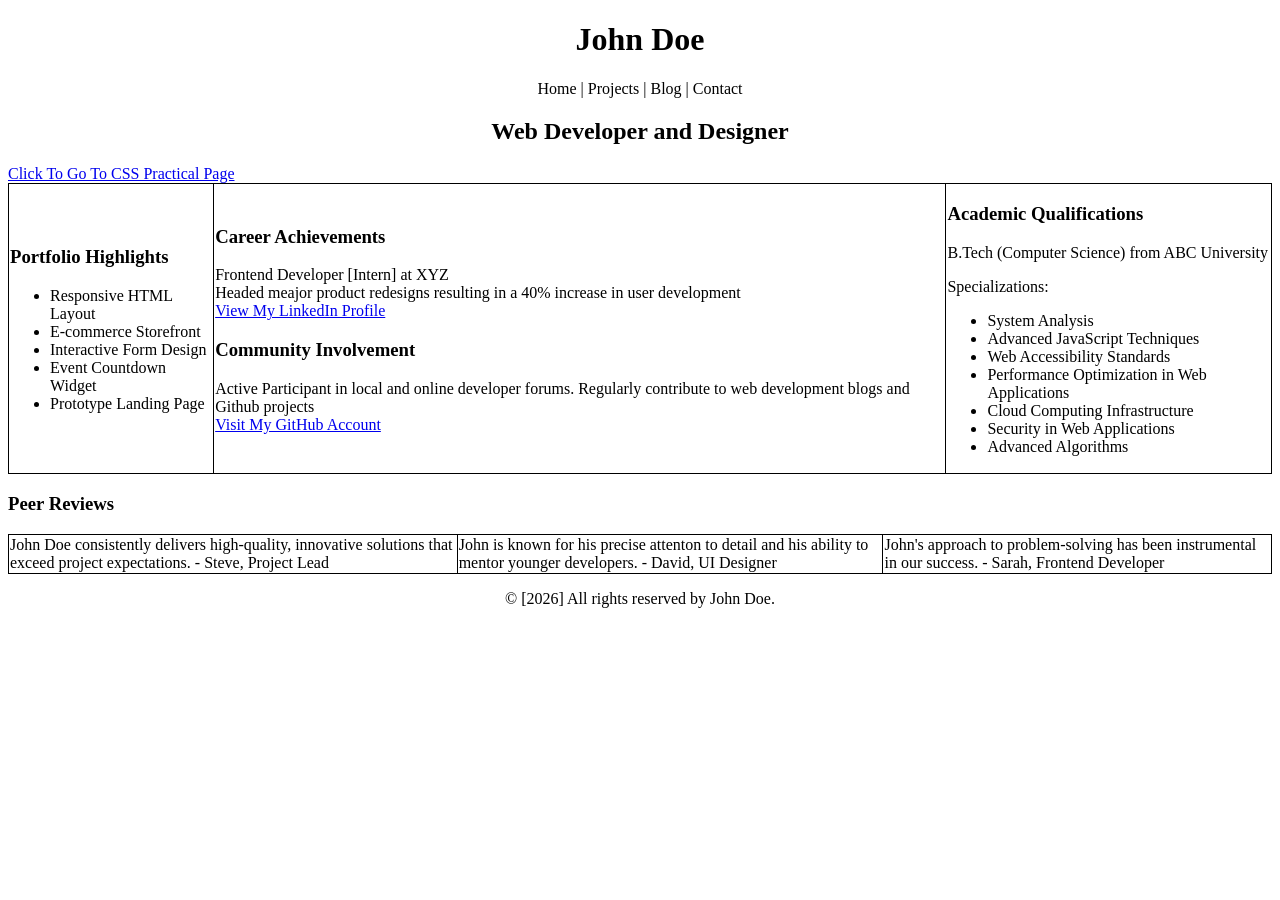
<file: index.html>
<!DOCTYPE html>
<html lang="en">
<head>
    <meta charset="UTF-8">
    <meta name="viewport" content="width=device-width, initial-scale=1.0">
    <title>Portfolio of John Doe</title>

    <style>
        table,td {
            border: 1px solid black;
            border-collapse: collapse;
        }
    </style>
</head>
<body>
    <header>
        <h1 style="text-align: center;">John Doe</h1>
        <p style="text-align: center;">Home | Projects | Blog | Contact</p>
    </header>

    <h2 style="text-align: center;">Web Developer and Designer</h2>
    <a href="/csspractical.html" target="_blank">Click To Go To CSS Practical Page</a>
    
    <table width="100%">
        <tr>
            <td>
                <h3>Portfolio Highlights</h3>
                <ul>
                    <li>Responsive HTML Layout</li>
                    <li>E-commerce Storefront</li>
                    <li>Interactive Form Design</li>
                    <li>Event Countdown Widget</li>
                    <li>Prototype Landing Page</li>
                </ul>
            </td>

            <td>
                <h3>Career Achievements</h3>
                <p>
                    Frontend Developer [Intern] at XYZ <br> 
                    Headed meajor product redesigns resulting in a 40% increase in user development <br> 
                    <a href="https://techmasteryacademy.org/" target="_blank">View My LinkedIn Profile</a>
                </p>
                <h3>Community Involvement</h3>
                <p>
                    Active Participant in local and online developer forums. 
                    Regularly contribute to web development blogs and Github projects<br>
                    <a href="https://techmasteryacademy.org/" target="_blank">Visit My GitHub Account</a>
                </p>
            </td>

            <td>
                <h3>Academic Qualifications</h3>
                <p>B.Tech (Computer Science) from ABC University</p>

                <p>Specializations:</p>
                <ul>
                    <li>System Analysis</li>
                    <li>Advanced JavaScript Techniques</li>
                    <li>Web Accessibility Standards</li>
                    <li>Performance Optimization in Web Applications</li>
                    <li>Cloud Computing Infrastructure</li>
                    <li>Security in Web Applications</li>
                    <li>Advanced Algorithms</li>
                </ul>
            </td>
        </tr>
    </table>

    <h3>Peer Reviews</h3>

    <table>
        <tr>
            <td>
                John Doe consistently delivers high-quality, innovative solutions that exceed project expectations. - Steve, Project Lead
            </td>

            <td>
                John is known for his precise attenton to detail and his ability to mentor younger developers. - David, UI Designer
            </td>

            <td>
                John's approach to problem-solving has been instrumental in our success. - Sarah, Frontend Developer
            </td>
        </tr>
    </table>

    <p></p>

    <footer style="text-align: center;">
        &copy; [2026] All rights reserved by John Doe.
    </footer>
</body>
</html>
</file>
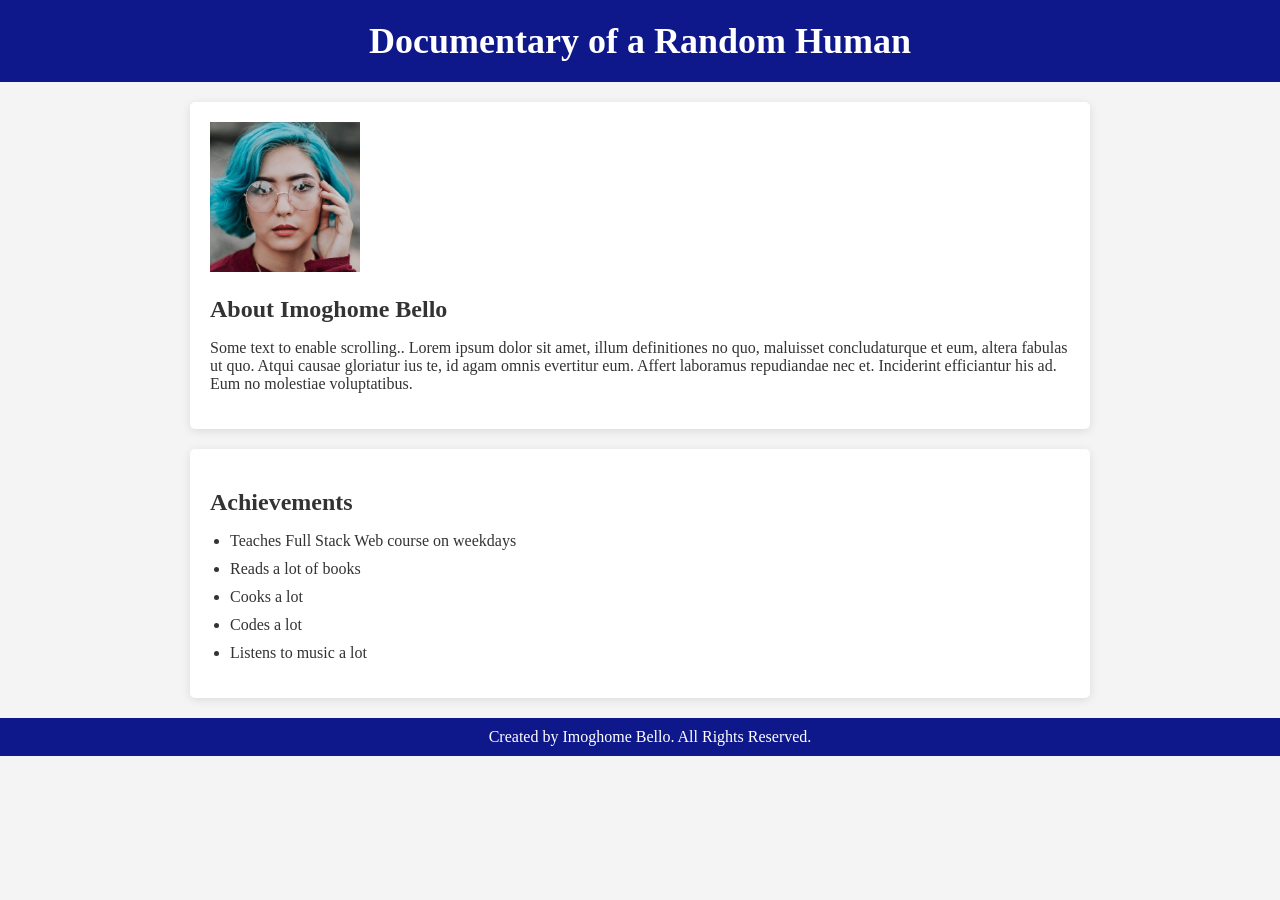
<file: htmlcssproject2.html>
<!DOCTYPE html>
<html lang="en">
<head>
    <meta charset="UTF-8">
    <meta name="viewport" content="width=device-width, initial-scale=1.0">
    <title>MY SELF-DOCUMENTARY</title>

    <link rel="stylesheet" href="htmlcssproject2.css">
</head>
<body>
    <header>
        <h1>Documentary of a Random Human</h1>
    </header>

    <div class="content">
        <section class="biography">
            <img src="images/biopic.jpg" width="150px" height="150px">

            <h2>About Imoghome Bello</h2>

            <p>Some text to enable scrolling.. Lorem ipsum dolor sit amet, illum definitiones no quo, maluisset concludaturque et eum, altera fabulas ut quo. Atqui causae gloriatur ius te, id agam omnis evertitur eum. Affert laboramus repudiandae nec et. Inciderint efficiantur his ad. Eum no molestiae voluptatibus.</p>

        </section>  

        <section class="achievements">
            <h2>Achievements</h2>

            <ul>
                <li>Teaches Full Stack Web course on weekdays</li>
                <li>Reads a lot of books</li>
                <li>Cooks a lot</li>
                <li>Codes a lot</li>
                <li>Listens to music a lot</li>
            </ul>
        </section>

    </div>
    
    <footer>
        Created by Imoghome Bello.  All Rights Reserved.
    </footer>
</body>
</html>
</file>
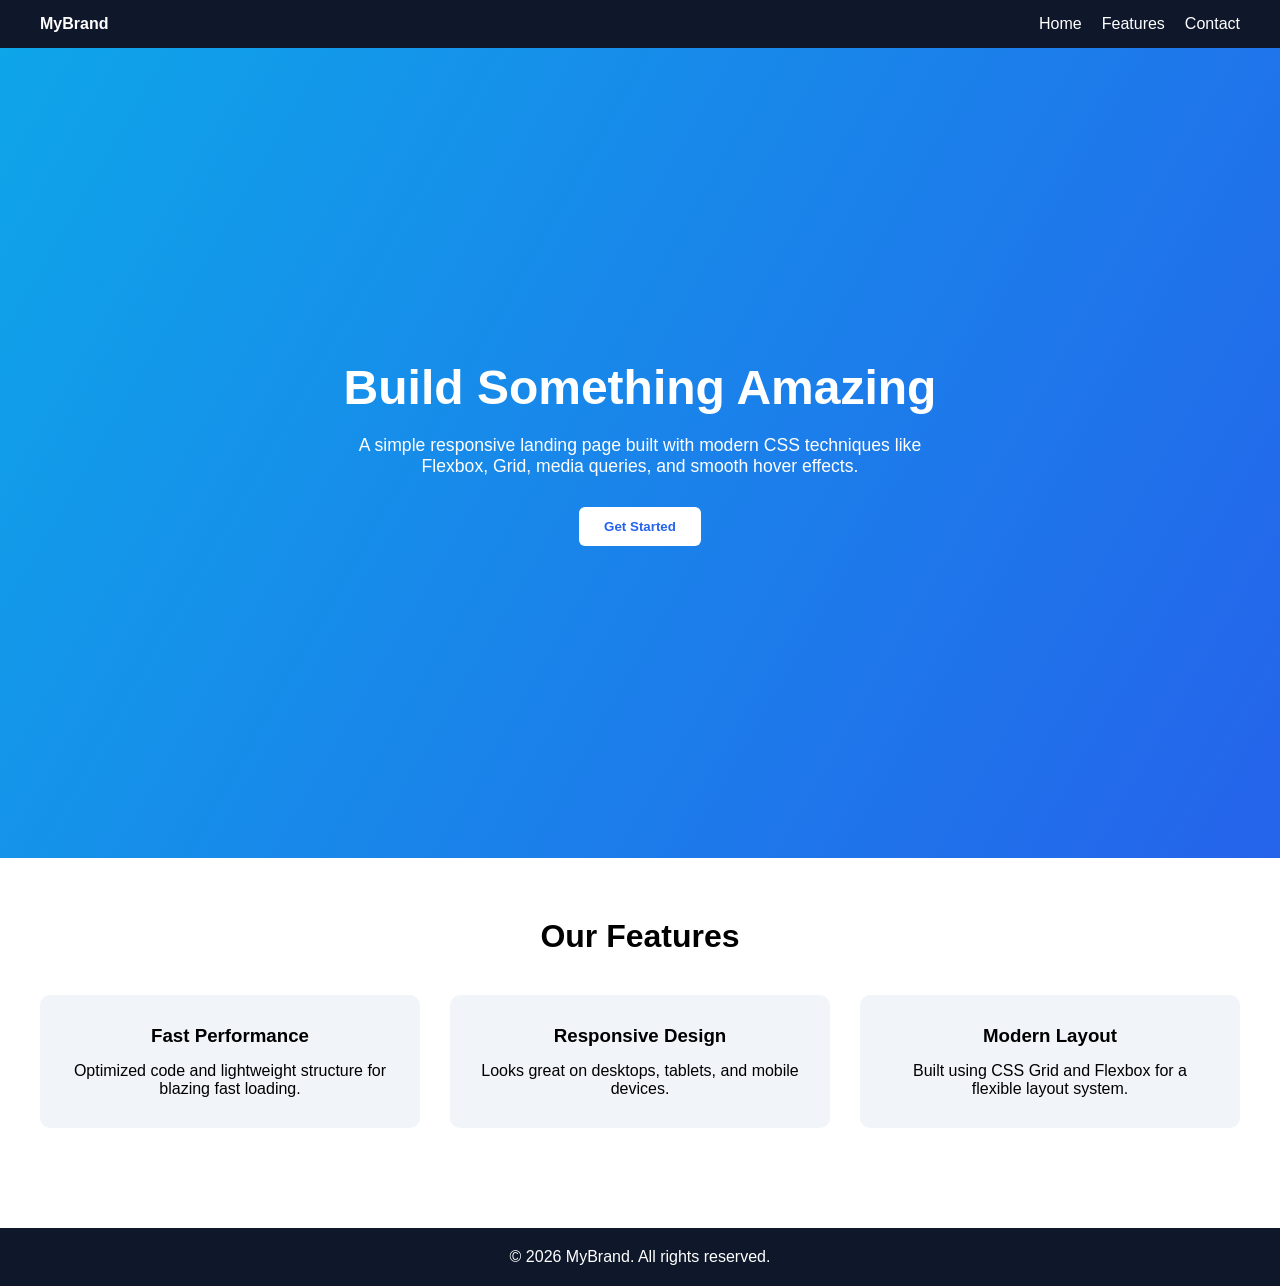
<file: htmlcssproject3.html>
<!DOCTYPE html>
<html lang="en">
<head>
<meta charset="UTF-8">
<meta name="viewport" content="width=device-width, initial-scale=1.0">
<title>Responsive Landing Page</title>

<style>

/* RESET */
*{
margin:0;
padding:0;
box-sizing:border-box;
font-family:Arial;
}

/* NAVBAR */
nav{
position:sticky;
top:0;
background:#0f172a;
color:white;
padding:15px 40px;
display:flex;
justify-content:space-between;
align-items:center;
z-index:1000;
}

nav ul{
display:flex;
list-style:none;
gap:20px;
}

nav a{
color:white;
text-decoration:none;
font-weight:500;
transition:color 0.3s ease;
}

nav a:hover{
color:#38bdf8;
}

/* HERO SECTION */
.hero{
height:90vh;
display:flex;
flex-direction:column;
justify-content:center;
align-items:center;
text-align:center;
background:linear-gradient(120deg,#0ea5e9,#2563eb);
color:white;
padding:20px;
}

.hero h1{
font-size:3rem;
margin-bottom:20px;
}

.hero p{
max-width:600px;
margin-bottom:30px;
font-size:1.1rem;
}

.btn{
padding:12px 25px;
background:white;
color:#2563eb;
border:none;
border-radius:6px;
font-weight:bold;
cursor:pointer;
transition:all 0.3s ease;
}

.btn:hover{
background:#2563eb;
color:white;
transform:translateY(-3px);
}

/* FEATURES SECTION */
.features{
padding:60px 40px;
text-align:center;
}

.features h2{
margin-bottom:40px;
font-size:2rem;
}

.card-container{
display:grid;
grid-template-columns:repeat(3,1fr);
gap:30px;
}

/* FEATURE CARDS */
.card{
background:#f1f5f9;
padding:30px;
border-radius:10px;
transition:transform 0.3s ease, box-shadow 0.3s ease;
}

.card:hover{
transform:translateY(-10px);
box-shadow:0 10px 20px rgba(0,0,0,0.15);
}

.card h3{
margin-bottom:15px;
}

/* FOOTER */
footer{
background:#0f172a;
color:white;
text-align:center;
padding:20px;
margin-top:40px;
}

/* RESPONSIVE DESIGN */
@media (max-width:900px){

.hero h1{
font-size:2.3rem;
}

.card-container{
grid-template-columns:1fr 1fr;
}

}

@media (max-width:600px){

nav{
flex-direction:column;
gap:10px;
}

.hero{
height:auto;
padding:80px 20px;
}

.card-container{
grid-template-columns:1fr;
}

}

</style>
</head>


<body>

<!-- NAVIGATION -->
<nav>
<div><strong>MyBrand</strong></div>

<ul>
<li><a href="#">Home</a></li>
<li><a href="#">Features</a></li>
<li><a href="#">Contact</a></li>
</ul>
</nav>


<!-- HERO -->
<section class="hero">
<h1>Build Something Amazing</h1>
<p>
A simple responsive landing page built with modern CSS techniques 
like Flexbox, Grid, media queries, and smooth hover effects.
</p>

<button class="btn">Get Started</button>
</section>


<!-- FEATURES -->
<section class="features">

<h2>Our Features</h2>

<div class="card-container">

<div class="card">
<h3>Fast Performance</h3>
<p>Optimized code and lightweight structure for blazing fast loading.</p>
</div>

<div class="card">
<h3>Responsive Design</h3>
<p>Looks great on desktops, tablets, and mobile devices.</p>
</div>

<div class="card">
<h3>Modern Layout</h3>
<p>Built using CSS Grid and Flexbox for a flexible layout system.</p>
</div>

</div>

</section>


<!-- FOOTER -->
<footer>
<p>© 2026 MyBrand. All rights reserved.</p>
</footer>

</body>
</html>
</file>
<file: htmlcssproject2.css>
/* General Styling */
body{
    font-family: Georgia;
    background-color: #f4f4f4;
    margin: 0;
    padding: 0;
    color: #333;
}

/* Header Styling */
header{
    background-color: #0f188a;
    color: #fff;
    text-align: center;
    padding: 20px;
}

h1{
    font-size: 36px;
    margin: 0;
}

/* Content Styling */
.content{
    padding: 20px;
    max-width: 900px;
    margin: 0 auto;
}

/* Biography Styling */
.biography {
    background-color: #ffffff;
    padding: 20px;
    border-radius: 5px;
    box-shadow: 0 2px 10px rgba(0, 0, 0, 0.1);
    margin-bottom: 20px;
}

.biography h2{
    font-size: 24px;
    margin-bottom: 10px;
}

/* Achievements Section Styling */
.achievements {
    background-color: #ffffff;
    padding: 20px;
    border-radius: 5px;
    box-shadow: 0 2px 10px rgba(0, 0, 0, 0.1);
}

.achievements h2{
    font-size: 24px;
    margin-bottom: 10px;
}

.achievements ul{
    list-style-type: disc;
    padding-left: 20px;
}

.achievements li{
    margin-bottom: 10px;
}

/* Footer Styling */
footer{
    text-align: center;
    padding: 10px;
    background-color: #0f188a;
    color: white;
    bottom: 0;
    width: 100%;
}
</file>
